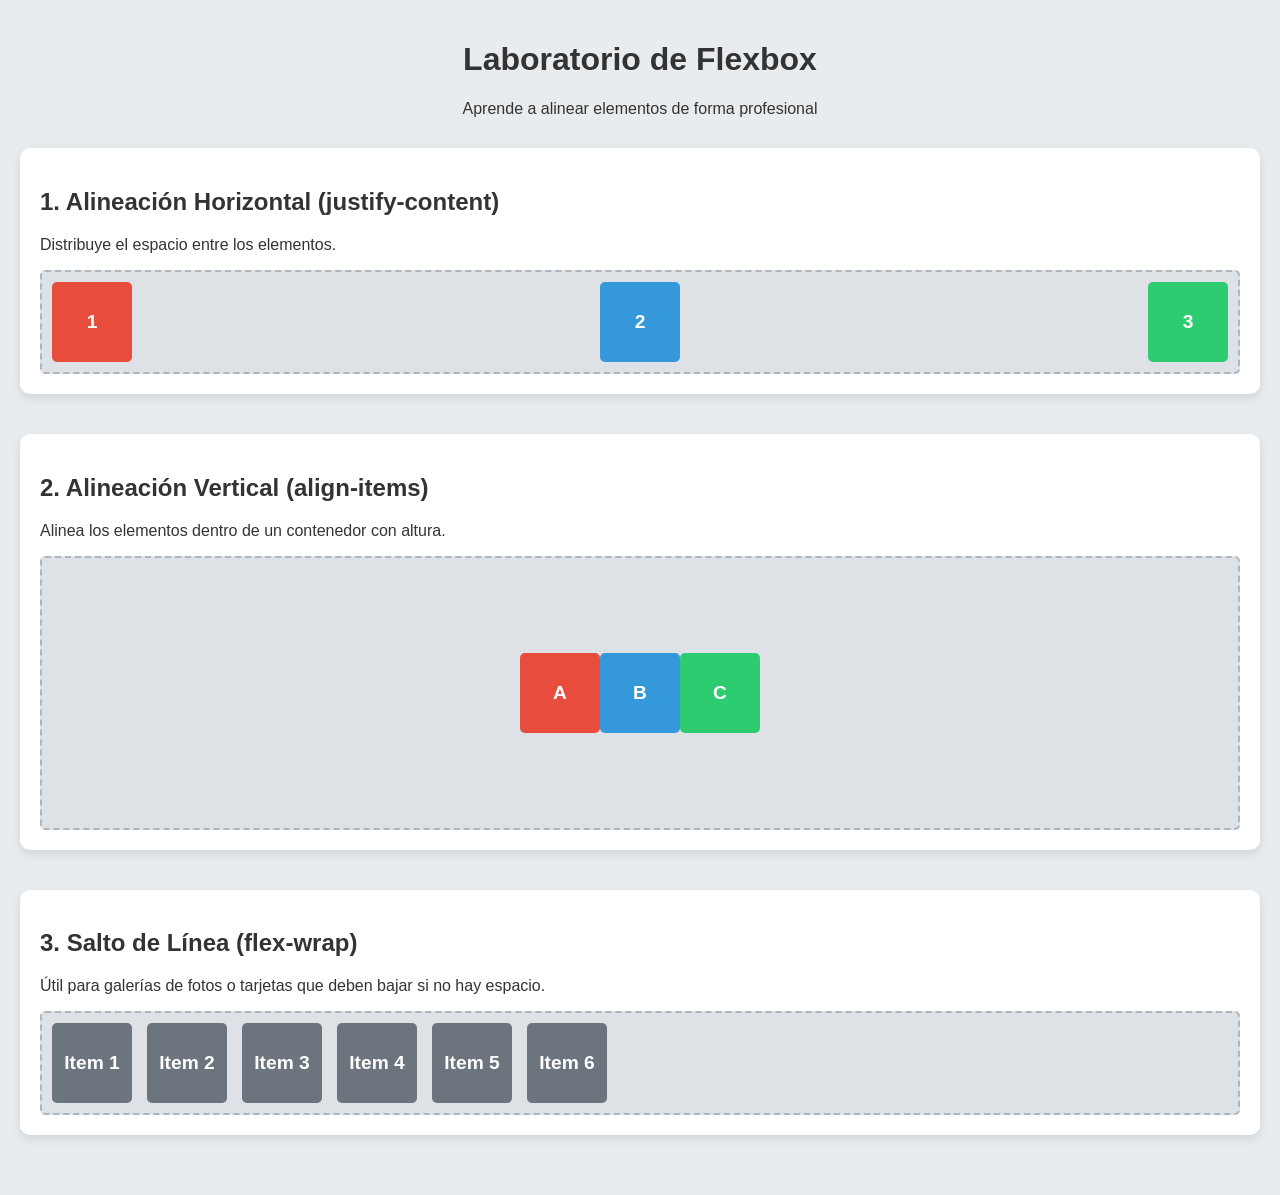
<file: index-2.html>
<!DOCTYPE html>
<html lang="es">
<head>
    <meta charset="UTF-8">
    <meta name="viewport" content="width=device-width, initial-scale=1.0">
    <title>Laboratorio de Flexbox</title>
    <link rel="stylesheet" href="css/style-2.css">
</head>
<body>

    <header>
        <h1>Laboratorio de Flexbox</h1>
        <p>Aprende a alinear elementos de forma profesional</p>
    </header>

    <main>
        <section>
            <h2>1. Alineación Horizontal (justify-content)</h2>
            <p>Distribuye el espacio entre los elementos.</p>
            <div class="contenedor contenedor-horizontal">
                <div class="caja roja">1</div>
                <div class="caja azul">2</div>
                <div class="caja verde">3</div>
            </div>
        </section>

        <section>
            <h2>2. Alineación Vertical (align-items)</h2>
            <p>Alinea los elementos dentro de un contenedor con altura.</p>
            <div class="contenedor contenedor-vertical">
                <div class="caja roja">A</div>
                <div class="caja azul">B</div>
                <div class="caja verde">C</div>
            </div>
        </section>

        <section>
            <h2>3. Salto de Línea (flex-wrap)</h2>
            <p>Útil para galerías de fotos o tarjetas que deben bajar si no hay espacio.</p>
            <div class="contenedor contenedor-wrap">
                <div class="caja">Item 1</div>
                <div class="caja">Item 2</div>
                <div class="caja">Item 3</div>
                <div class="caja">Item 4</div>
                <div class="caja">Item 5</div>
                <div class="caja">Item 6</div>
            </div>
        </section>
    </main>

</body>
</html>
</file>
<file: css/style-2.css>
/* Estilos base para que se vea limpio */
body {
    font-family: Arial, sans-serif;
    background-color: #e9ecef;
    margin: 0;
    padding: 20px;
    color: #333;
}

header {
    text-align: center;
    margin-bottom: 30px;
}

section {
    background: white;
    padding: 20px;
    margin-bottom: 40px;
    border-radius: 10px;
    box-shadow: 0 4px 10px rgba(0,0,0,0.1);
}

/* Estilos de las "Cajas" del laboratorio */
.contenedor {
    background-color: #dee2e6;
    border: 2px dashed #adb5bd;
    padding: 10px;
    border-radius: 5px;
}

.caja {
    width: 80px;
    height: 80px;
    color: white;
    display: flex;
    justify-content: center;
    align-items: center;
    font-weight: bold;
    font-size: 1.2rem;
    border-radius: 5px;
    background-color: #6c757d; /* Color por defecto */
}

.roja { background-color: #e74c3c; }
.azul { background-color: #3498db; }
.verde { background-color: #2ecc71; }

/* --- AQUÍ EMPIEZA LA MAGIA DE FLEXBOX --- */

/* Ejercicio 1: Cambia justify-content por: flex-start, flex-end, center, space-between, space-around */
.contenedor-horizontal {
    display: flex;
    justify-content:  space-between; 
}

/* Ejercicio 2: Cambia align-items por: flex-start, flex-end, center */
.contenedor-vertical {
    display: flex;
    height: 250px; /* Altura para ver el movimiento vertical */
    align-items: center;
    justify-content: center; /* También centramos horizontal */
}

/* Ejercicio 3: Flex-wrap permite que los elementos bajen al faltar espacio */
.contenedor-wrap {
    display: flex;
    flex-wrap: wrap;
    gap: 15px; /* Espacio entre cajas */
}
display flex
justify-content center
align-items center
</file>
